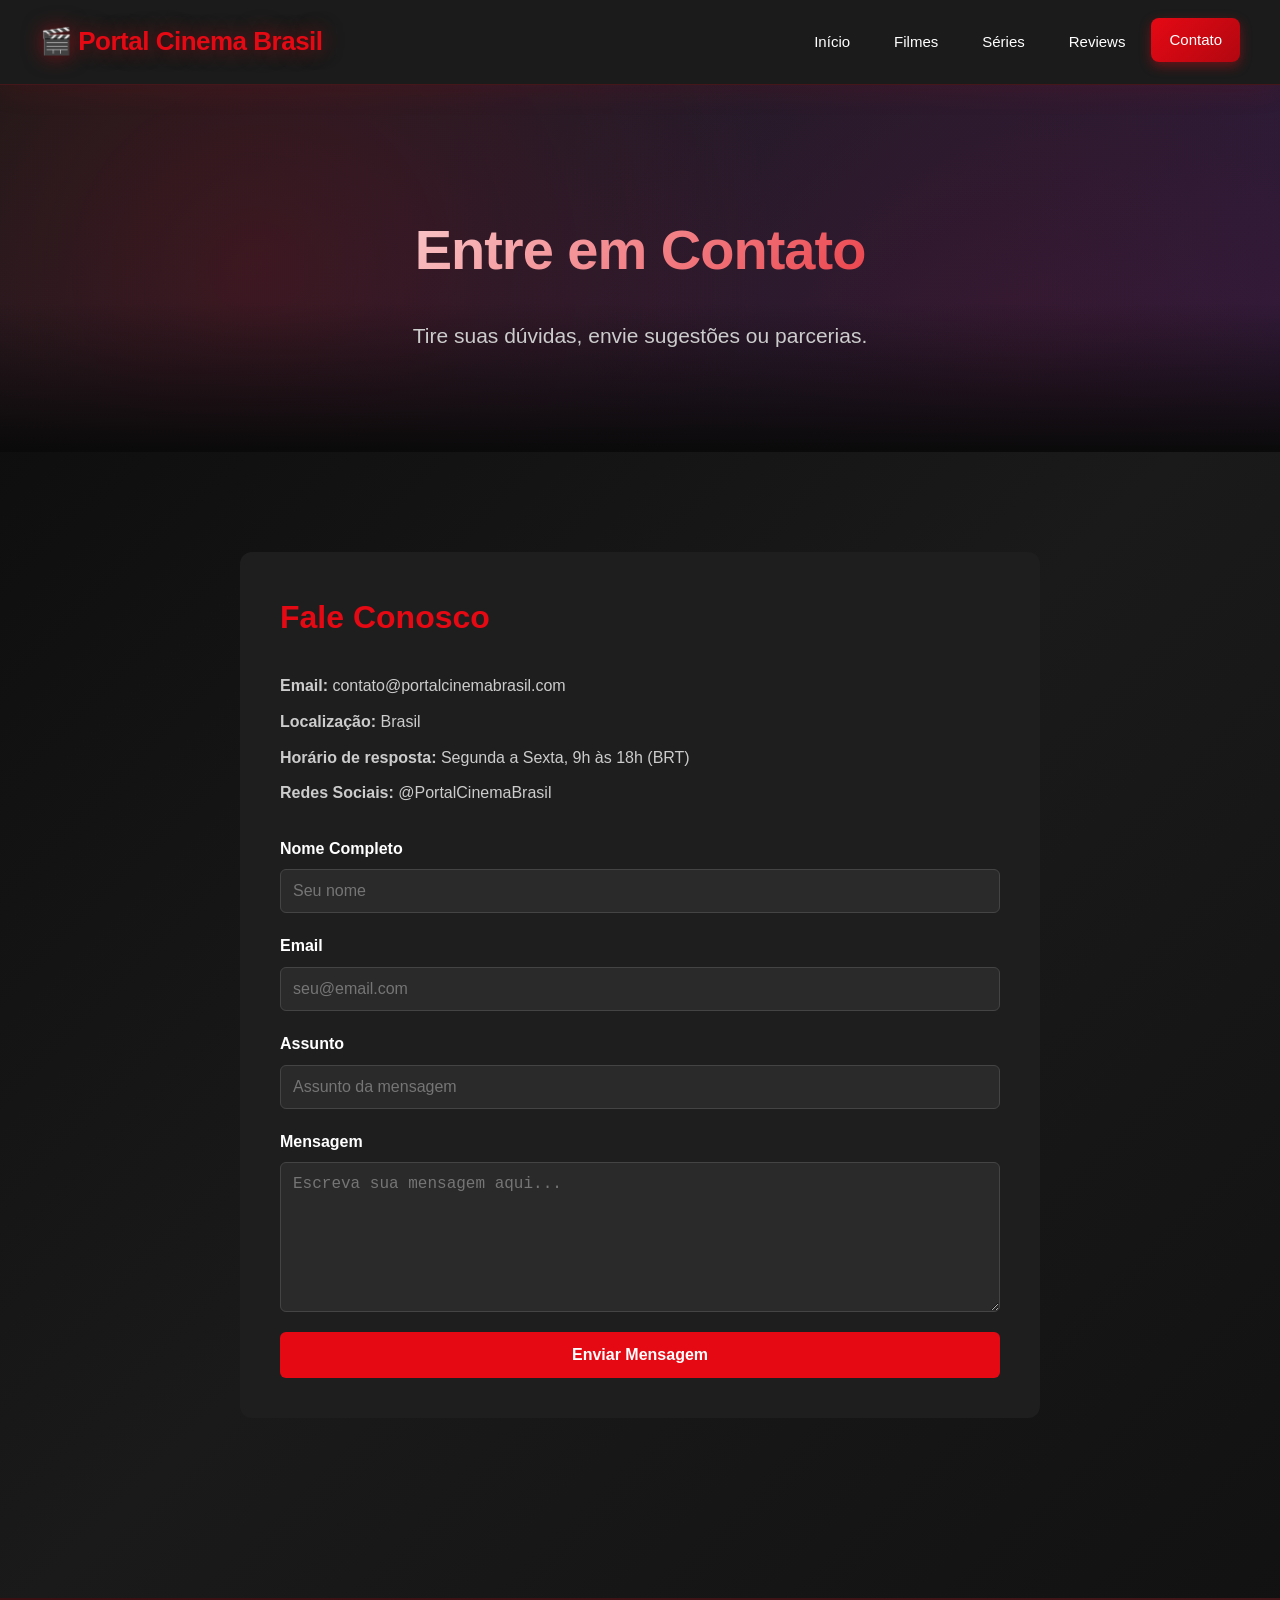
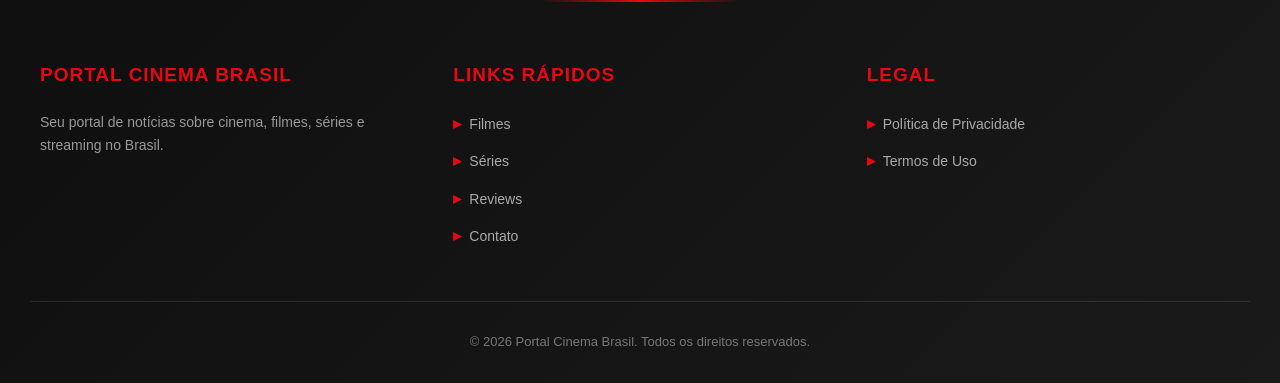
<file: contact.html>
<!DOCTYPE html>
<html lang="pt-BR">
<head>
  <meta charset="UTF-8">
  <meta name="viewport" content="width=device-width, initial-scale=1.0">
  <title>Contato - Portal Cinema Brasil</title>
  <meta name="description" content="Entre em contato com o Portal Cinema Brasil.">
  <link rel="stylesheet" href="css/style.css">
  <style>
    .contact-container {
      max-width: 800px;
      margin: 40px auto;
      padding: 40px;
      background: #1e1e1e;
      border-radius: 12px;
    }
    .contact-container h1 {
      margin-bottom: 30px;
      color: #e50914;
    }
    .contact-info {
      margin-bottom: 30px;
    }
    .contact-info p {
      margin: 10px 0;
      color: #cccccc;
    }
    .contact-form {
      display: flex;
      flex-direction: column;
      gap: 20px;
    }
    .form-group {
      display: flex;
      flex-direction: column;
      gap: 8px;
    }
    .form-group label {
      color: #ffffff;
      font-weight: bold;
    }
    .form-group input,
    .form-group textarea {
      padding: 12px;
      background: #2a2a2a;
      border: 1px solid #444;
      border-radius: 6px;
      color: #ffffff;
      font-size: 16px;
    }
    .form-group textarea {
      min-height: 150px;
      resize: vertical;
    }
    button[type="submit"] {
      padding: 14px 28px;
      background: #e50914;
      color: white;
      border: none;
      border-radius: 6px;
      font-size: 16px;
      font-weight: bold;
      cursor: pointer;
      transition: background 0.3s ease;
    }
    button[type="submit"]:hover {
      background: #f40612;
    }
  </style>
</head>
<body>
  <header>
    <div class="logo">🎬 Portal Cinema Brasil</div>
    <nav>
      <a href="index.html">Início</a>
      <a href="movie.html">Filmes</a>
      <a href="series.html">Séries</a>
      <a href="reviews.html">Reviews</a>
      <a href="contact.html" class="active">Contato</a>
    </nav>
    <div class="menu-toggle">☰</div>
  </header>

  <section class="hero">
    <h1>Entre em Contato</h1>
    <p>Tire suas dúvidas, envie sugestões ou parcerias.</p>
  </section>

  <main class="container">
    <div class="contact-container">
      <h1>Fale Conosco</h1>

      <div class="contact-info">
        <p><strong>Email:</strong> contato@portalcinemabrasil.com</p>
        <p><strong>Localização:</strong> Brasil</p>
        <p><strong>Horário de resposta:</strong> Segunda a Sexta, 9h às 18h (BRT)</p>
        <p><strong>Redes Sociais:</strong> @PortalCinemaBrasil</p>
      </div>

      <form class="contact-form" action="#" method="POST">
        <div class="form-group">
          <label for="name">Nome Completo</label>
          <input type="text" id="name" name="name" required placeholder="Seu nome">
        </div>

        <div class="form-group">
          <label for="email">Email</label>
          <input type="email" id="email" name="email" required placeholder="seu@email.com">
        </div>

        <div class="form-group">
          <label for="subject">Assunto</label>
          <input type="text" id="subject" name="subject" required placeholder="Assunto da mensagem">
        </div>

        <div class="form-group">
          <label for="message">Mensagem</label>
          <textarea id="message" name="message" required placeholder="Escreva sua mensagem aqui..."></textarea>
        </div>

        <button type="submit">Enviar Mensagem</button>
      </form>
    </div>
  </main>

  <footer>
    <div class="footer-content">
      <div class="footer-section">
        <h3>Portal Cinema Brasil</h3>
        <p>Seu portal de notícias sobre cinema, filmes, séries e streaming no Brasil.</p>
      </div>
      <div class="footer-section">
        <h3>Links Rápidos</h3>
        <ul>
          <li><a href="movie.html">Filmes</a></li>
          <li><a href="series.html">Séries</a></li>
          <li><a href="reviews.html">Reviews</a></li>
          <li><a href="contact.html">Contato</a></li>
        </ul>
      </div>
      <div class="footer-section">
        <h3>Legal</h3>
        <ul>
          <li><a href="privacy.html">Política de Privacidade</a></li>
          <li><a href="terms.html">Termos de Uso</a></li>
        </ul>
      </div>
    </div>
    <div class="footer-bottom">
      <p>&copy; 2026 Portal Cinema Brasil. Todos os direitos reservados.</p>
    </div>
  </footer>

  <script src="js/main.js"></script>
</body>
</html>
</file>
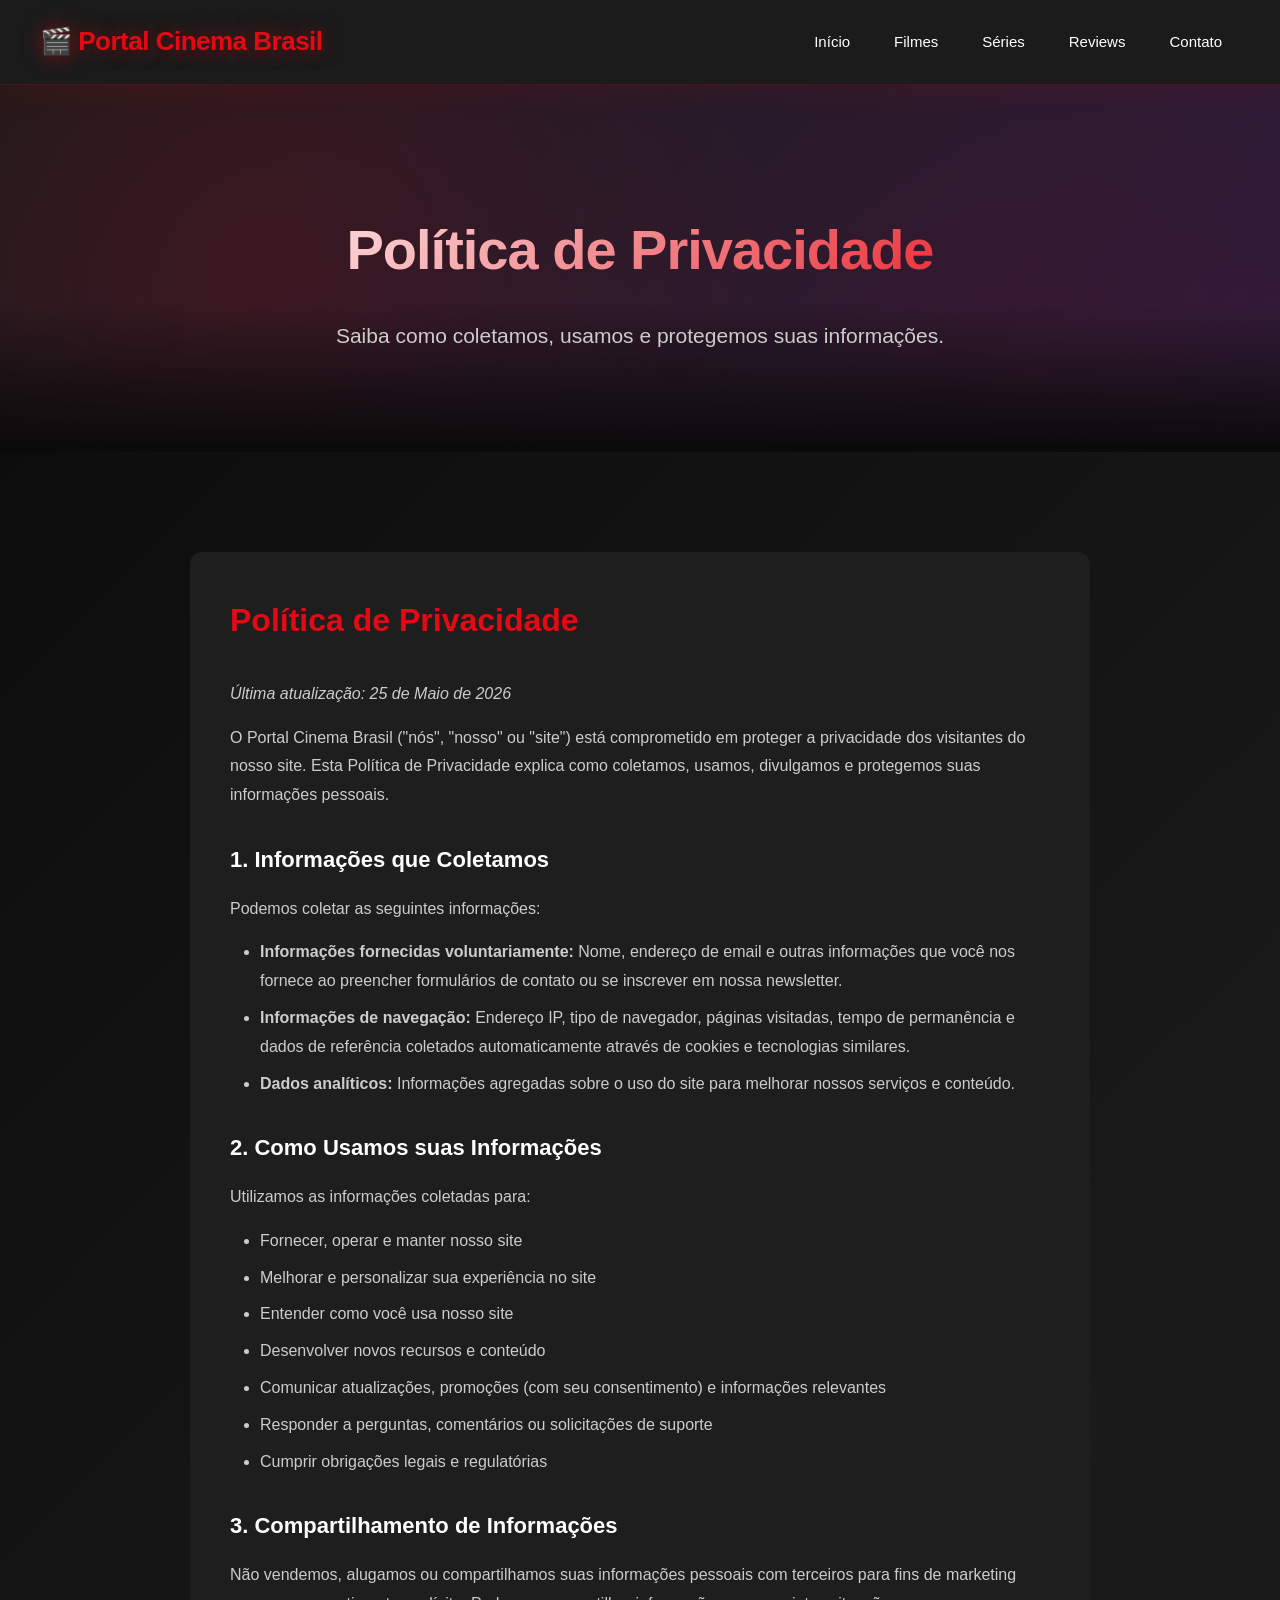
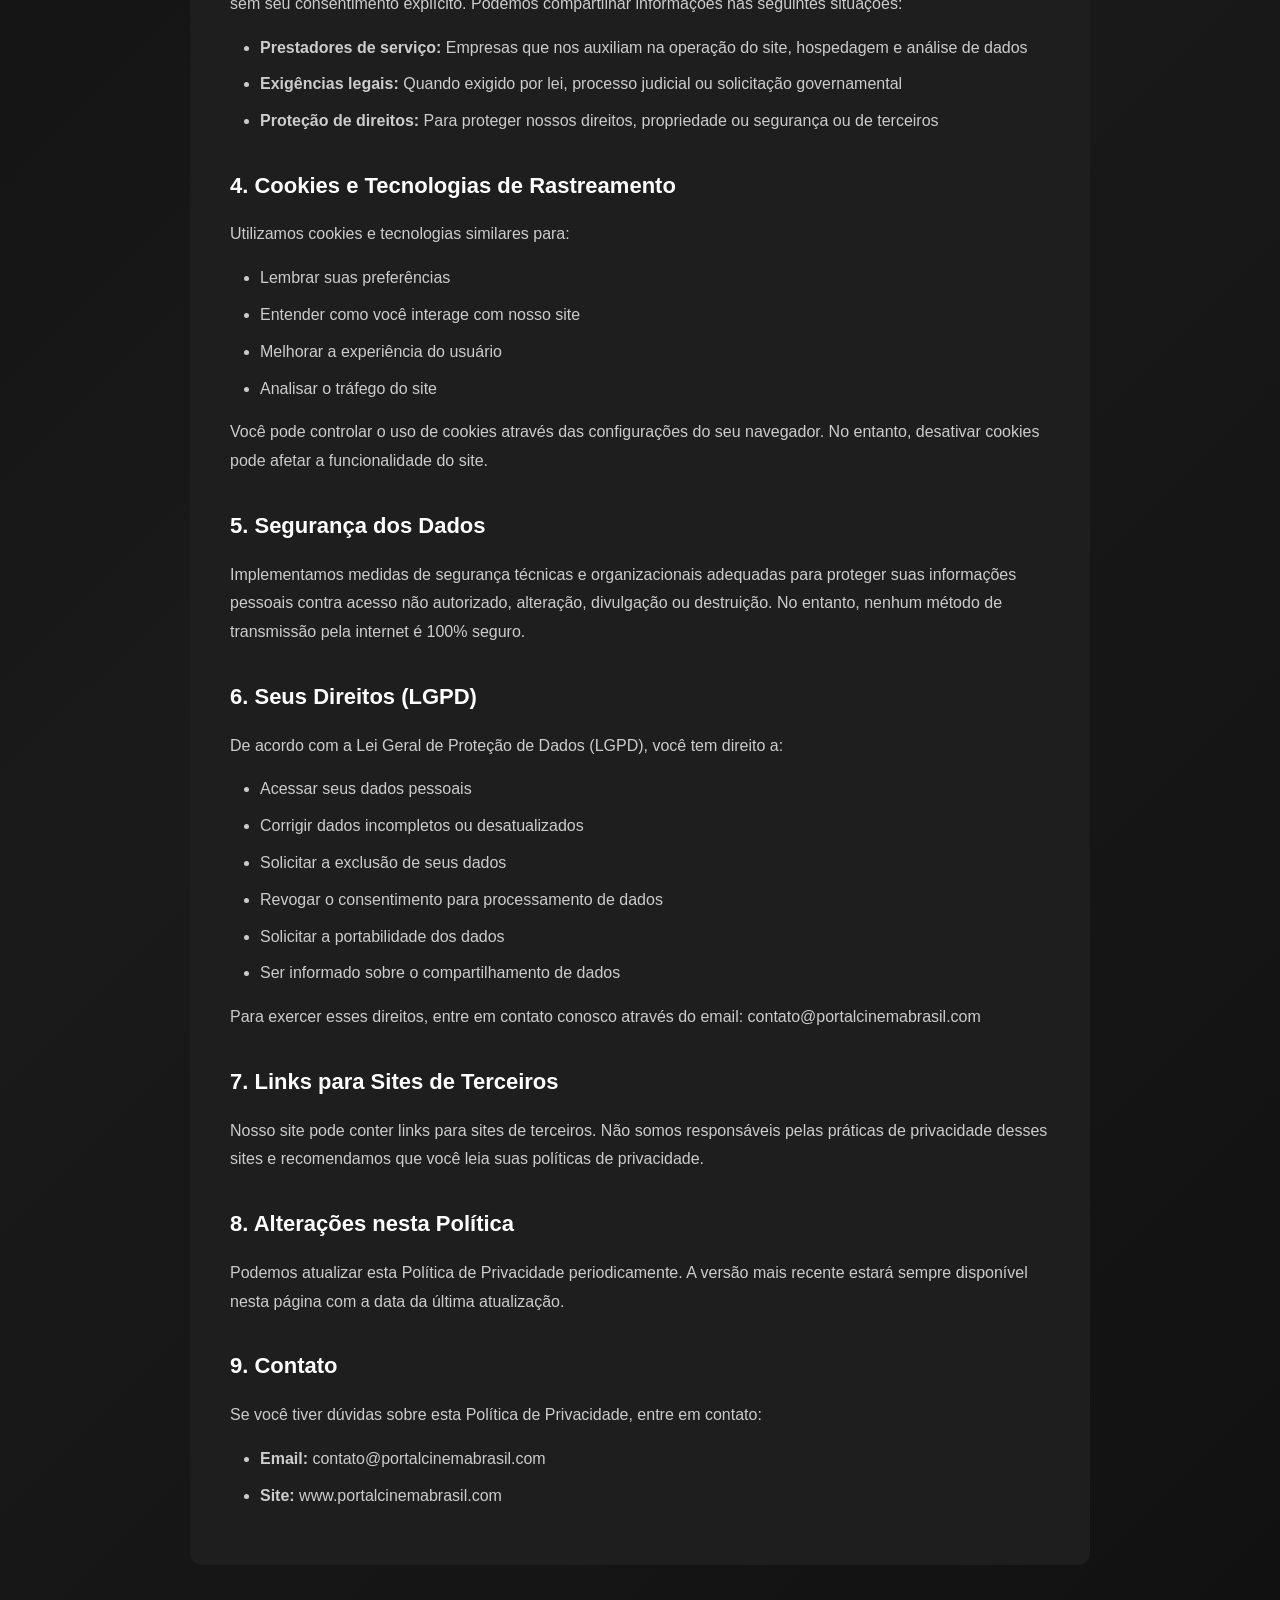
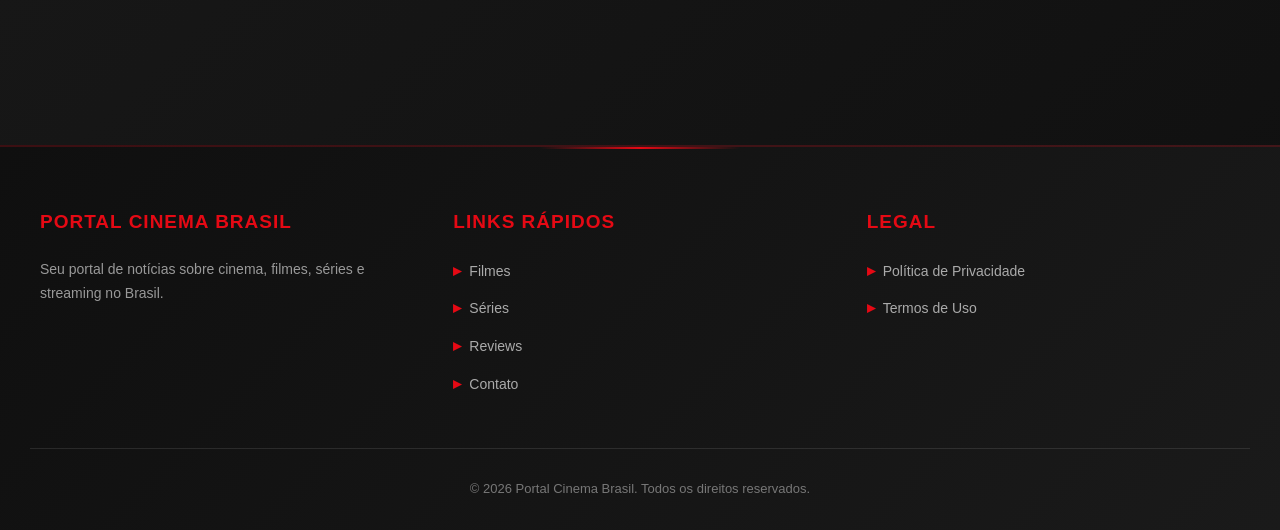
<file: privacy.html>
<!DOCTYPE html>
<html lang="pt-BR">
<head>
  <meta charset="UTF-8">
  <meta name="viewport" content="width=device-width, initial-scale=1.0">
  <title>Política de Privacidade - Portal Cinema Brasil</title>
  <meta name="description" content="Política de Privacidade do Portal Cinema Brasil.">
  <link rel="stylesheet" href="css/style.css">
  <style>
    .legal-container {
      max-width: 900px;
      margin: 40px auto;
      padding: 40px;
      background: #1e1e1e;
      border-radius: 12px;
      line-height: 1.8;
    }
    .legal-container h1 {
      color: #e50914;
      margin-bottom: 30px;
    }
    .legal-container h2 {
      color: #ffffff;
      margin-top: 30px;
      margin-bottom: 15px;
      font-size: 22px;
    }
    .legal-container p {
      margin-bottom: 15px;
      color: #cccccc;
    }
    .legal-container ul {
      margin-left: 30px;
      margin-bottom: 15px;
      color: #cccccc;
    }
    .legal-container li {
      margin-bottom: 8px;
    }
    .last-updated {
      color: #888888;
      font-style: italic;
      margin-bottom: 20px;
    }
  </style>
</head>
<body>
  <header>
    <div class="logo">🎬 Portal Cinema Brasil</div>
    <nav>
      <a href="index.html">Início</a>
      <a href="movie.html">Filmes</a>
      <a href="series.html">Séries</a>
      <a href="reviews.html">Reviews</a>
      <a href="contact.html">Contato</a>
    </nav>
    <div class="menu-toggle">☰</div>
  </header>

  <section class="hero">
    <h1>Política de Privacidade</h1>
    <p>Saiba como coletamos, usamos e protegemos suas informações.</p>
  </section>

  <main class="container">
    <div class="legal-container">
      <h1>Política de Privacidade</h1>
      <p class="last-updated">Última atualização: 25 de Maio de 2026</p>

      <p>O Portal Cinema Brasil ("nós", "nosso" ou "site") está comprometido em proteger a privacidade dos visitantes do nosso site. Esta Política de Privacidade explica como coletamos, usamos, divulgamos e protegemos suas informações pessoais.</p>

      <h2>1. Informações que Coletamos</h2>
      <p>Podemos coletar as seguintes informações:</p>
      <ul>
        <li><strong>Informações fornecidas voluntariamente:</strong> Nome, endereço de email e outras informações que você nos fornece ao preencher formulários de contato ou se inscrever em nossa newsletter.</li>
        <li><strong>Informações de navegação:</strong> Endereço IP, tipo de navegador, páginas visitadas, tempo de permanência e dados de referência coletados automaticamente através de cookies e tecnologias similares.</li>
        <li><strong>Dados analíticos:</strong> Informações agregadas sobre o uso do site para melhorar nossos serviços e conteúdo.</li>
      </ul>

      <h2>2. Como Usamos suas Informações</h2>
      <p>Utilizamos as informações coletadas para:</p>
      <ul>
        <li>Fornecer, operar e manter nosso site</li>
        <li>Melhorar e personalizar sua experiência no site</li>
        <li>Entender como você usa nosso site</li>
        <li>Desenvolver novos recursos e conteúdo</li>
        <li>Comunicar atualizações, promoções (com seu consentimento) e informações relevantes</li>
        <li>Responder a perguntas, comentários ou solicitações de suporte</li>
        <li>Cumprir obrigações legais e regulatórias</li>
      </ul>

      <h2>3. Compartilhamento de Informações</h2>
      <p>Não vendemos, alugamos ou compartilhamos suas informações pessoais com terceiros para fins de marketing sem seu consentimento explícito. Podemos compartilhar informações nas seguintes situações:</p>
      <ul>
        <li><strong>Prestadores de serviço:</strong> Empresas que nos auxiliam na operação do site, hospedagem e análise de dados</li>
        <li><strong>Exigências legais:</strong> Quando exigido por lei, processo judicial ou solicitação governamental</li>
        <li><strong>Proteção de direitos:</strong> Para proteger nossos direitos, propriedade ou segurança ou de terceiros</li>
      </ul>

      <h2>4. Cookies e Tecnologias de Rastreamento</h2>
      <p>Utilizamos cookies e tecnologias similares para:</p>
      <ul>
        <li>Lembrar suas preferências</li>
        <li>Entender como você interage com nosso site</li>
        <li>Melhorar a experiência do usuário</li>
        <li>Analisar o tráfego do site</li>
      </ul>
      <p>Você pode controlar o uso de cookies através das configurações do seu navegador. No entanto, desativar cookies pode afetar a funcionalidade do site.</p>

      <h2>5. Segurança dos Dados</h2>
      <p>Implementamos medidas de segurança técnicas e organizacionais adequadas para proteger suas informações pessoais contra acesso não autorizado, alteração, divulgação ou destruição. No entanto, nenhum método de transmissão pela internet é 100% seguro.</p>

      <h2>6. Seus Direitos (LGPD)</h2>
      <p>De acordo com a Lei Geral de Proteção de Dados (LGPD), você tem direito a:</p>
      <ul>
        <li>Acessar seus dados pessoais</li>
        <li>Corrigir dados incompletos ou desatualizados</li>
        <li>Solicitar a exclusão de seus dados</li>
        <li>Revogar o consentimento para processamento de dados</li>
        <li>Solicitar a portabilidade dos dados</li>
        <li>Ser informado sobre o compartilhamento de dados</li>
      </ul>
      <p>Para exercer esses direitos, entre em contato conosco através do email: contato@portalcinemabrasil.com</p>

      <h2>7. Links para Sites de Terceiros</h2>
      <p>Nosso site pode conter links para sites de terceiros. Não somos responsáveis pelas práticas de privacidade desses sites e recomendamos que você leia suas políticas de privacidade.</p>

      <h2>8. Alterações nesta Política</h2>
      <p>Podemos atualizar esta Política de Privacidade periodicamente. A versão mais recente estará sempre disponível nesta página com a data da última atualização.</p>

      <h2>9. Contato</h2>
      <p>Se você tiver dúvidas sobre esta Política de Privacidade, entre em contato:</p>
      <ul>
        <li><strong>Email:</strong> contato@portalcinemabrasil.com</li>
        <li><strong>Site:</strong> www.portalcinemabrasil.com</li>
      </ul>
    </div>
  </main>

  <footer>
    <div class="footer-content">
      <div class="footer-section">
        <h3>Portal Cinema Brasil</h3>
        <p>Seu portal de notícias sobre cinema, filmes, séries e streaming no Brasil.</p>
      </div>
      <div class="footer-section">
        <h3>Links Rápidos</h3>
        <ul>
          <li><a href="movie.html">Filmes</a></li>
          <li><a href="series.html">Séries</a></li>
          <li><a href="reviews.html">Reviews</a></li>
          <li><a href="contact.html">Contato</a></li>
        </ul>
      </div>
      <div class="footer-section">
        <h3>Legal</h3>
        <ul>
          <li><a href="privacy.html">Política de Privacidade</a></li>
          <li><a href="terms.html">Termos de Uso</a></li>
        </ul>
      </div>
    </div>
    <div class="footer-bottom">
      <p>&copy; 2026 Portal Cinema Brasil. Todos os direitos reservados.</p>
    </div>
  </footer>

  <script src="js/main.js"></script>
</body>
</html>
</file>
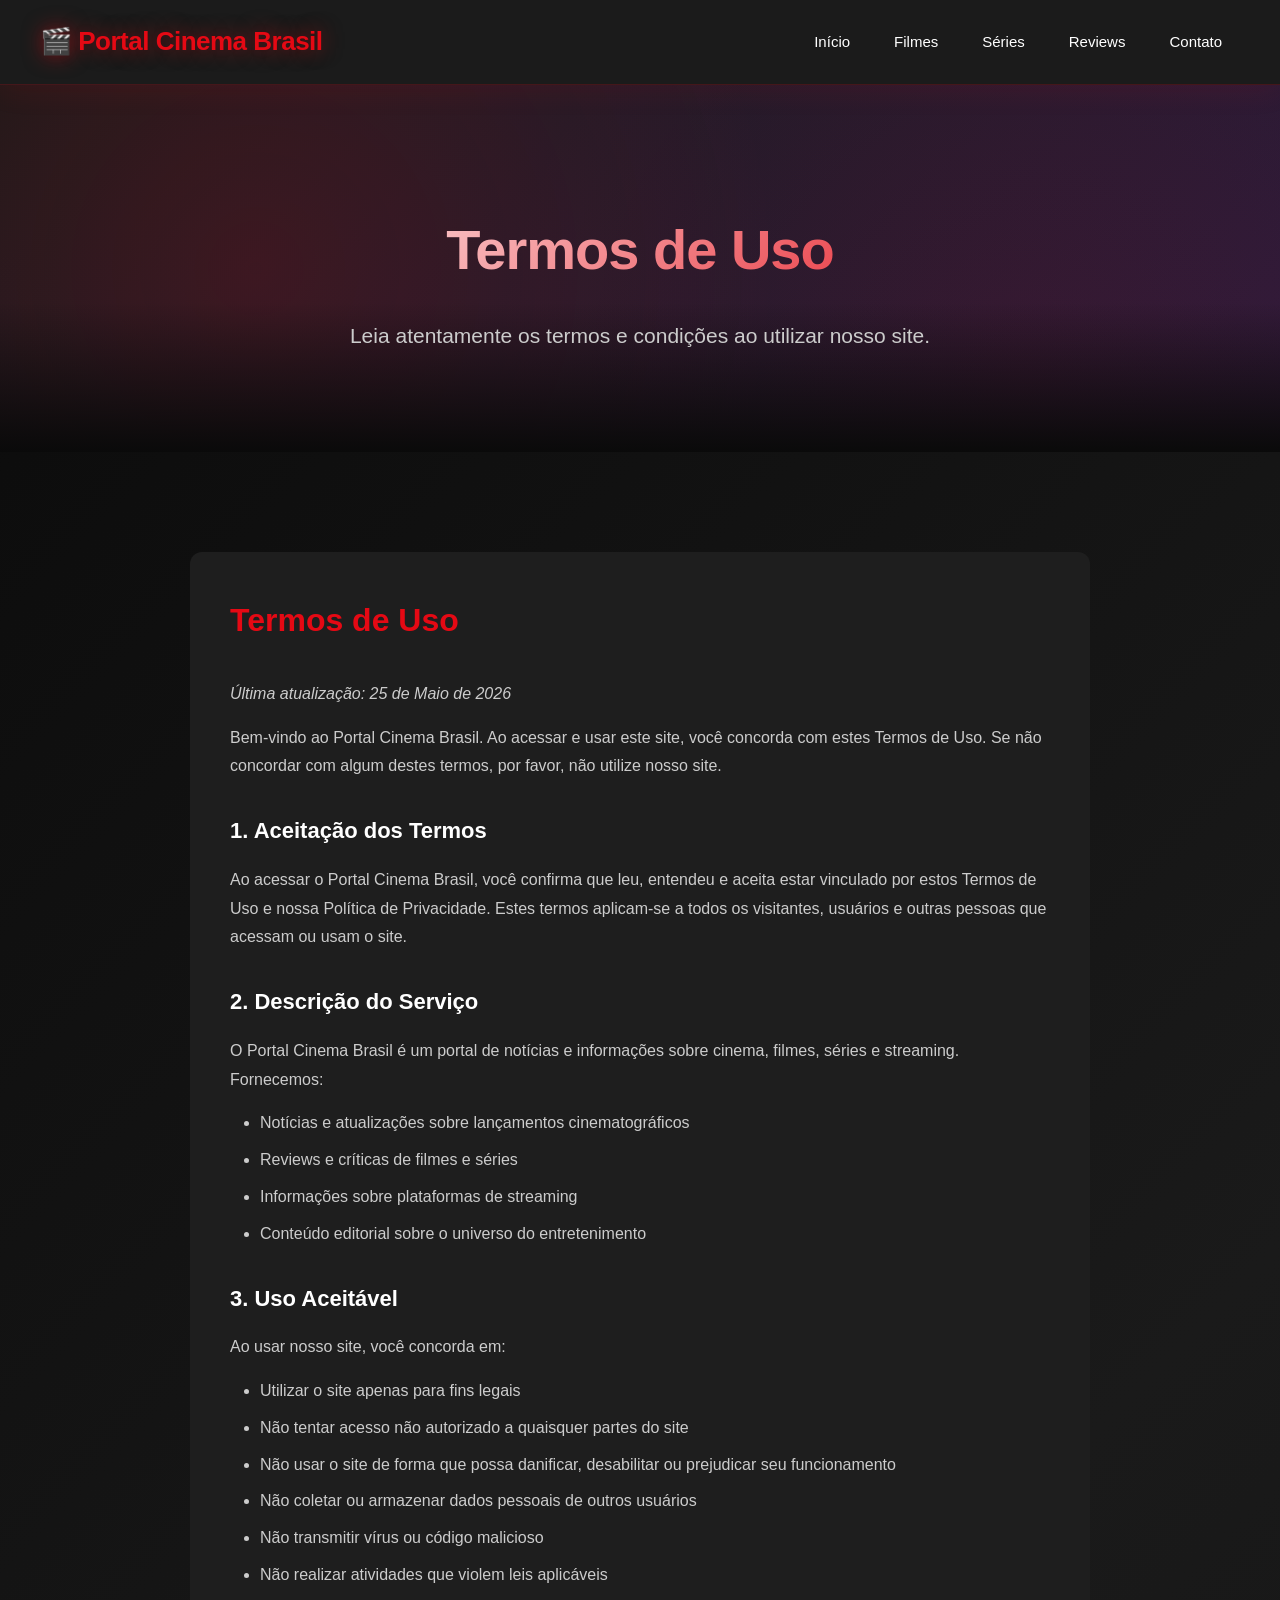
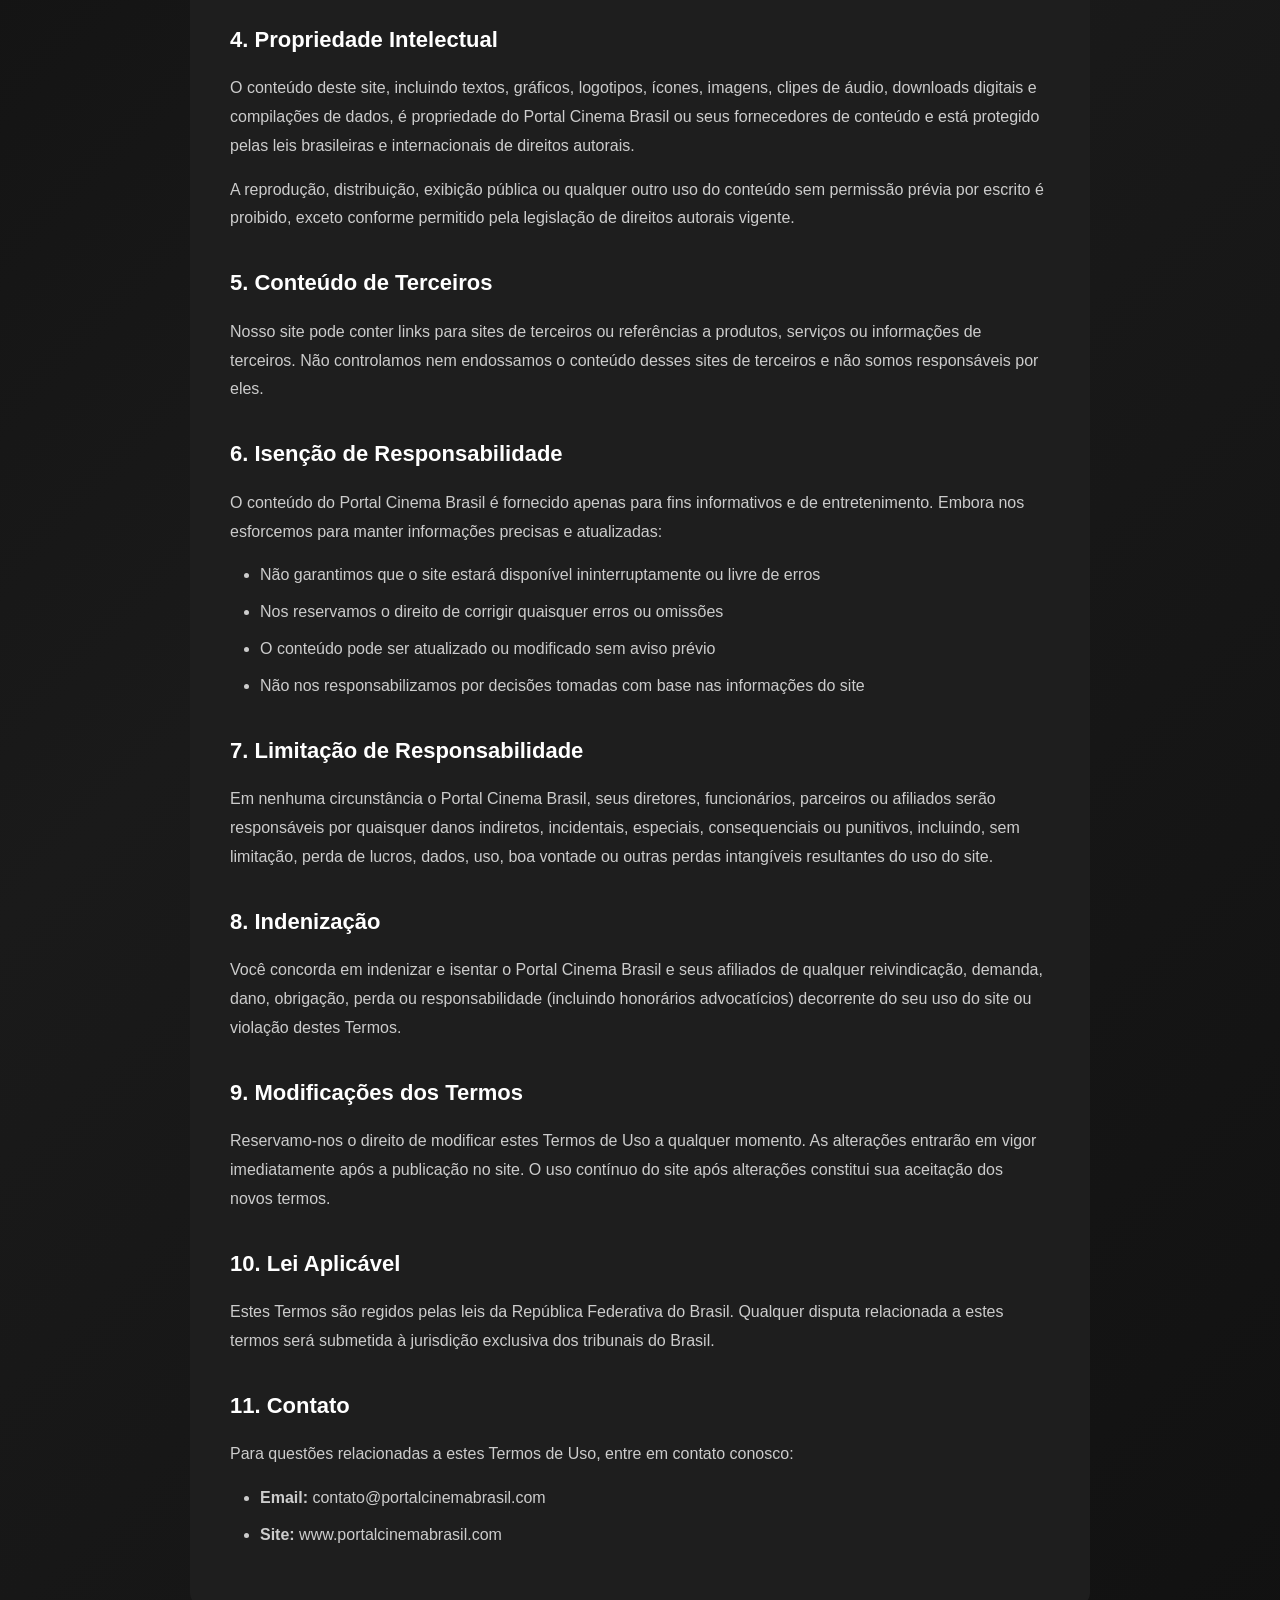
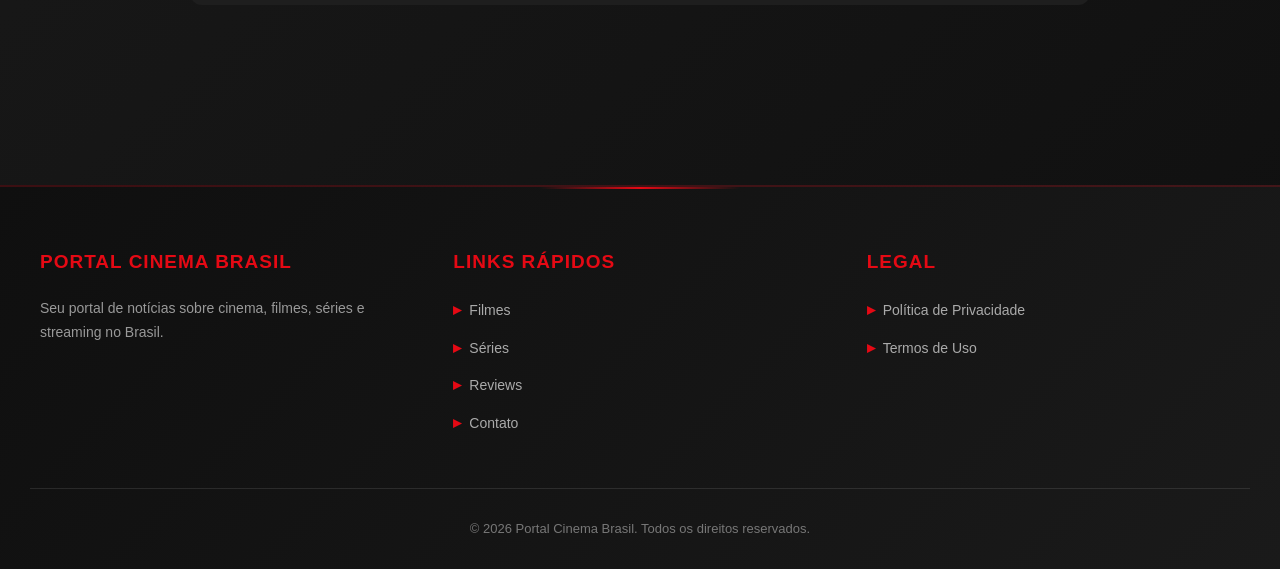
<file: terms.html>
<!DOCTYPE html>
<html lang="pt-BR">
<head>
  <meta charset="UTF-8">
  <meta name="viewport" content="width=device-width, initial-scale=1.0">
  <title>Termos de Uso - Portal Cinema Brasil</title>
  <meta name="description" content="Termos de Uso do Portal Cinema Brasil.">
  <link rel="stylesheet" href="css/style.css">
  <style>
    .legal-container {
      max-width: 900px;
      margin: 40px auto;
      padding: 40px;
      background: #1e1e1e;
      border-radius: 12px;
      line-height: 1.8;
    }
    .legal-container h1 {
      color: #e50914;
      margin-bottom: 30px;
    }
    .legal-container h2 {
      color: #ffffff;
      margin-top: 30px;
      margin-bottom: 15px;
      font-size: 22px;
    }
    .legal-container p {
      margin-bottom: 15px;
      color: #cccccc;
    }
    .legal-container ul {
      margin-left: 30px;
      margin-bottom: 15px;
      color: #cccccc;
    }
    .legal-container li {
      margin-bottom: 8px;
    }
    .last-updated {
      color: #888888;
      font-style: italic;
      margin-bottom: 20px;
    }
  </style>
</head>
<body>
  <header>
    <div class="logo">🎬 Portal Cinema Brasil</div>
    <nav>
      <a href="index.html">Início</a>
      <a href="movie.html">Filmes</a>
      <a href="series.html">Séries</a>
      <a href="reviews.html">Reviews</a>
      <a href="contact.html">Contato</a>
    </nav>
    <div class="menu-toggle">☰</div>
  </header>

  <section class="hero">
    <h1>Termos de Uso</h1>
    <p>Leia atentamente os termos e condições ao utilizar nosso site.</p>
  </section>

  <main class="container">
    <div class="legal-container">
      <h1>Termos de Uso</h1>
      <p class="last-updated">Última atualização: 25 de Maio de 2026</p>

      <p>Bem-vindo ao Portal Cinema Brasil. Ao acessar e usar este site, você concorda com estes Termos de Uso. Se não concordar com algum destes termos, por favor, não utilize nosso site.</p>

      <h2>1. Aceitação dos Termos</h2>
      <p>Ao acessar o Portal Cinema Brasil, você confirma que leu, entendeu e aceita estar vinculado por estos Termos de Uso e nossa Política de Privacidade. Estes termos aplicam-se a todos os visitantes, usuários e outras pessoas que acessam ou usam o site.</p>

      <h2>2. Descrição do Serviço</h2>
      <p>O Portal Cinema Brasil é um portal de notícias e informações sobre cinema, filmes, séries e streaming. Fornecemos:</p>
      <ul>
        <li>Notícias e atualizações sobre lançamentos cinematográficos</li>
        <li>Reviews e críticas de filmes e séries</li>
        <li>Informações sobre plataformas de streaming</li>
        <li>Conteúdo editorial sobre o universo do entretenimento</li>
      </ul>

      <h2>3. Uso Aceitável</h2>
      <p>Ao usar nosso site, você concorda em:</p>
      <ul>
        <li>Utilizar o site apenas para fins legais</li>
        <li>Não tentar acesso não autorizado a quaisquer partes do site</li>
        <li>Não usar o site de forma que possa danificar, desabilitar ou prejudicar seu funcionamento</li>
        <li>Não coletar ou armazenar dados pessoais de outros usuários</li>
        <li>Não transmitir vírus ou código malicioso</li>
        <li>Não realizar atividades que violem leis aplicáveis</li>
      </ul>

      <h2>4. Propriedade Intelectual</h2>
      <p>O conteúdo deste site, incluindo textos, gráficos, logotipos, ícones, imagens, clipes de áudio, downloads digitais e compilações de dados, é propriedade do Portal Cinema Brasil ou seus fornecedores de conteúdo e está protegido pelas leis brasileiras e internacionais de direitos autorais.</p>
      <p>A reprodução, distribuição, exibição pública ou qualquer outro uso do conteúdo sem permissão prévia por escrito é proibido, exceto conforme permitido pela legislação de direitos autorais vigente.</p>

      <h2>5. Conteúdo de Terceiros</h2>
      <p>Nosso site pode conter links para sites de terceiros ou referências a produtos, serviços ou informações de terceiros. Não controlamos nem endossamos o conteúdo desses sites de terceiros e não somos responsáveis por eles.</p>

      <h2>6. Isenção de Responsabilidade</h2>
      <p>O conteúdo do Portal Cinema Brasil é fornecido apenas para fins informativos e de entretenimento. Embora nos esforcemos para manter informações precisas e atualizadas:</p>
      <ul>
        <li>Não garantimos que o site estará disponível ininterruptamente ou livre de erros</li>
        <li>Nos reservamos o direito de corrigir quaisquer erros ou omissões</li>
        <li>O conteúdo pode ser atualizado ou modificado sem aviso prévio</li>
        <li>Não nos responsabilizamos por decisões tomadas com base nas informações do site</li>
      </ul>

      <h2>7. Limitação de Responsabilidade</h2>
      <p>Em nenhuma circunstância o Portal Cinema Brasil, seus diretores, funcionários, parceiros ou afiliados serão responsáveis por quaisquer danos indiretos, incidentais, especiais, consequenciais ou punitivos, incluindo, sem limitação, perda de lucros, dados, uso, boa vontade ou outras perdas intangíveis resultantes do uso do site.</p>

      <h2>8. Indenização</h2>
      <p>Você concorda em indenizar e isentar o Portal Cinema Brasil e seus afiliados de qualquer reivindicação, demanda, dano, obrigação, perda ou responsabilidade (incluindo honorários advocatícios) decorrente do seu uso do site ou violação destes Termos.</p>

      <h2>9. Modificações dos Termos</h2>
      <p>Reservamo-nos o direito de modificar estes Termos de Uso a qualquer momento. As alterações entrarão em vigor imediatamente após a publicação no site. O uso contínuo do site após alterações constitui sua aceitação dos novos termos.</p>

      <h2>10. Lei Aplicável</h2>
      <p>Estes Termos são regidos pelas leis da República Federativa do Brasil. Qualquer disputa relacionada a estes termos será submetida à jurisdição exclusiva dos tribunais do Brasil.</p>

      <h2>11. Contato</h2>
      <p>Para questões relacionadas a estes Termos de Uso, entre em contato conosco:</p>
      <ul>
        <li><strong>Email:</strong> contato@portalcinemabrasil.com</li>
        <li><strong>Site:</strong> www.portalcinemabrasil.com</li>
      </ul>
    </div>
  </main>

  <footer>
    <div class="footer-content">
      <div class="footer-section">
        <h3>Portal Cinema Brasil</h3>
        <p>Seu portal de notícias sobre cinema, filmes, séries e streaming no Brasil.</p>
      </div>
      <div class="footer-section">
        <h3>Links Rápidos</h3>
        <ul>
          <li><a href="movie.html">Filmes</a></li>
          <li><a href="series.html">Séries</a></li>
          <li><a href="reviews.html">Reviews</a></li>
          <li><a href="contact.html">Contato</a></li>
        </ul>
      </div>
      <div class="footer-section">
        <h3>Legal</h3>
        <ul>
          <li><a href="privacy.html">Política de Privacidade</a></li>
          <li><a href="terms.html">Termos de Uso</a></li>
        </ul>
      </div>
    </div>
    <div class="footer-bottom">
      <p>&copy; 2026 Portal Cinema Brasil. Todos os direitos reservados.</p>
    </div>
  </footer>

  <script src="js/main.js"></script>
</body>
</html>
</file>
<file: css/style.css>
* {
  margin: 0;
  padding: 0;
  box-sizing: border-box;
}

html {
  scroll-behavior: smooth;
}

body {
  font-family: -apple-system, BlinkMacSystemFont, 'Segoe UI', 'Roboto', Arial, sans-serif;
  background: linear-gradient(135deg, #0a0a0a 0%, #1a1a1a 50%, #0f0f0f 100%);
  color: #ffffff;
  line-height: 1.6;
  min-height: 100vh;
}

header {
  display: flex;
  justify-content: space-between;
  align-items: center;
  padding: 20px 40px;
  background: rgba(15, 15, 15, 0.95);
  backdrop-filter: blur(10px);
  position: sticky;
  top: 0;
  z-index: 1000;
  box-shadow: 0 4px 30px rgba(229, 9, 20, 0.1);
  border-bottom: 1px solid rgba(229, 9, 20, 0.2);
}

.logo {
  font-size: 26px;
  font-weight: bold;
  color: #e50914;
  text-shadow: 0 0 20px rgba(229, 9, 20, 0.5);
  letter-spacing: -0.5px;
}

nav {
  display: flex;
  gap: 8px;
}

nav a {
  color: #ffffff;
  text-decoration: none;
  padding: 10px 18px;
  border-radius: 8px;
  transition: all 0.3s cubic-bezier(0.4, 0, 0.2, 1);
  font-weight: 500;
  font-size: 15px;
  position: relative;
  overflow: hidden;
}

nav a::before {
  content: '';
  position: absolute;
  top: 0;
  left: -100%;
  width: 100%;
  height: 100%;
  background: linear-gradient(90deg, transparent, rgba(255, 255, 255, 0.1), transparent);
  transition: left 0.5s ease;
}

nav a:hover::before {
  left: 100%;
}

nav a:hover,
nav a.active {
  background: linear-gradient(135deg, #e50914 0%, #b20710 100%);
  color: #ffffff;
  transform: translateY(-2px);
  box-shadow: 0 4px 12px rgba(229, 9, 20, 0.4);
}

.menu-toggle {
  display: none;
  font-size: 28px;
  cursor: pointer;
  color: #e50914;
}

.hero {
  text-align: center;
  padding: 120px 20px 100px;
  background: linear-gradient(135deg, #1a1a1a 0%, #2d1b3d 25%, #1a1a2e 50%, #16213e 75%, #0f3460 100%);
  position: relative;
  overflow: hidden;
  animation: gradientShift 15s ease infinite;
  background-size: 400% 400%;
}

@keyframes gradientShift {
  0% { background-position: 0% 50%; }
  50% { background-position: 100% 50%; }
  100% { background-position: 0% 50%; }
}

.hero::before {
  content: '';
  position: absolute;
  top: 0;
  left: 0;
  right: 0;
  bottom: 0;
  background: radial-gradient(circle at 20% 50%, rgba(229, 9, 20, 0.15) 0%, transparent 50%),
              radial-gradient(circle at 80% 80%, rgba(178, 7, 16, 0.1) 0%, transparent 50%);
  animation: pulse 8s ease-in-out infinite;
}

@keyframes pulse {
  0%, 100% { opacity: 0.3; transform: scale(1); }
  50% { opacity: 0.6; transform: scale(1.05); }
}

.hero::after {
  content: '';
  position: absolute;
  bottom: 0;
  left: 0;
  right: 0;
  height: 150px;
  background: linear-gradient(to top, #0a0a0a, transparent);
}

.hero h1 {
  font-size: 56px;
  margin-bottom: 24px;
  position: relative;
  z-index: 1;
  max-width: 900px;
  margin-left: auto;
  margin-right: auto;
  font-weight: 800;
  letter-spacing: -1px;
  background: linear-gradient(135deg, #ffffff 0%, #e50914 100%);
  -webkit-background-clip: text;
  -webkit-text-fill-color: transparent;
  background-clip: text;
  animation: fadeInUp 1s ease-out;
}

.hero p {
  font-size: 21px;
  color: #cccccc;
  max-width: 650px;
  margin: 0 auto;
  position: relative;
  z-index: 1;
  line-height: 1.6;
  animation: fadeInUp 1s ease-out 0.2s backwards;
}

@keyframes fadeInUp {
  from {
    opacity: 0;
    transform: translateY(30px);
  }
  to {
    opacity: 1;
    transform: translateY(0);
  }
}

.container {
  max-width: 1280px;
  margin: 0 auto;
  padding: 60px 30px;
}

.posts {
  display: grid;
  grid-template-columns: repeat(auto-fit, minmax(380px, 1fr));
  gap: 35px;
  margin-top: 50px;
}

.card {
  background: linear-gradient(145deg, #1e1e1e 0%, #252525 100%);
  border-radius: 16px;
  overflow: hidden;
  transition: all 0.4s cubic-bezier(0.4, 0, 0.2, 1);
  box-shadow: 0 8px 32px rgba(0, 0, 0, 0.4);
  border: 1px solid rgba(255, 255, 255, 0.05);
  position: relative;
  animation: fadeInUp 0.8s ease-out backwards;
}

.card:nth-child(1) { animation-delay: 0.1s; }
.card:nth-child(2) { animation-delay: 0.2s; }
.card:nth-child(3) { animation-delay: 0.3s; }
.card:nth-child(4) { animation-delay: 0.4s; }
.card:nth-child(5) { animation-delay: 0.5s; }
.card:nth-child(6) { animation-delay: 0.6s; }

.card:hover {
  transform: translateY(-12px) scale(1.02);
  box-shadow: 0 20px 60px rgba(229, 9, 20, 0.3);
  border-color: rgba(229, 9, 20, 0.3);
}

.card::before {
  content: '';
  position: absolute;
  top: 0;
  left: 0;
  right: 0;
  bottom: 0;
  background: linear-gradient(135deg, rgba(229, 9, 20, 0.1) 0%, transparent 50%);
  opacity: 0;
  transition: opacity 0.3s ease;
  pointer-events: none;
  z-index: 1;
}

.card:hover::before {
  opacity: 1;
}

.card-image-wrapper {
  position: relative;
  overflow: hidden;
  height: 260px;
}

.card img {
  width: 100%;
  height: 100%;
  object-fit: cover;
  display: block;
  transition: transform 0.6s cubic-bezier(0.4, 0, 0.2, 1);
  filter: brightness(0.95);
}

.card:hover img {
  transform: scale(1.08);
  filter: brightness(1);
}

.card-image-wrapper::after {
  content: '';
  position: absolute;
  bottom: 0;
  left: 0;
  right: 0;
  height: 120px;
  background: linear-gradient(to top, rgba(30, 30, 30, 1) 0%, transparent 100%);
  pointer-events: none;
}

.card-content {
  padding: 24px;
  position: relative;
  z-index: 2;
}

.category {
  display: inline-block;
  background: linear-gradient(135deg, #e50914 0%, #b20710 100%);
  color: #fff;
  padding: 6px 14px;
  border-radius: 6px;
  font-size: 11px;
  font-weight: 700;
  text-transform: uppercase;
  margin-bottom: 14px;
  letter-spacing: 0.5px;
  box-shadow: 0 4px 12px rgba(229, 9, 20, 0.3);
}

.card h2 {
  font-size: 21px;
  margin-bottom: 14px;
  line-height: 1.35;
  color: #ffffff;
  font-weight: 700;
  transition: color 0.3s ease;
}

.card:hover h2 {
  color: #e50914;
}

.card p {
  color: #999999;
  font-size: 15px;
  line-height: 1.65;
  margin-bottom: 16px;
  transition: color 0.3s ease;
}

.card:hover p {
  color: #bbbbbb;
}

.date {
  color: #666666;
  font-size: 13px;
  font-weight: 500;
  display: inline-flex;
  align-items: center;
  gap: 6px;
}

.date::before {
  content: '📅';
  font-size: 12px;
}

footer {
  background: linear-gradient(135deg, #0f0f0f 0%, #1a1a1a 100%);
  padding: 60px 30px 30px;
  margin-top: 80px;
  border-top: 2px solid rgba(229, 9, 20, 0.2);
  position: relative;
}

footer::before {
  content: '';
  position: absolute;
  top: 0;
  left: 50%;
  transform: translateX(-50%);
  width: 200px;
  height: 2px;
  background: linear-gradient(90deg, transparent, #e50914, transparent);
}

.footer-content {
  display: grid;
  grid-template-columns: repeat(auto-fit, minmax(280px, 1fr));
  gap: 40px;
  max-width: 1200px;
  margin: 0 auto 40px;
}

.footer-section h3 {
  color: #e50914;
  margin-bottom: 20px;
  font-size: 19px;
  font-weight: 700;
  text-transform: uppercase;
  letter-spacing: 1px;
}

.footer-section p {
  color: #999999;
  line-height: 1.7;
  font-size: 14px;
}

.footer-section ul {
  list-style: none;
}

.footer-section ul li {
  margin-bottom: 12px;
  position: relative;
  padding-left: 16px;
}

.footer-section ul li::before {
  content: '▸';
  position: absolute;
  left: 0;
  color: #e50914;
  font-weight: bold;
}

.footer-section a {
  color: #aaaaaa;
  text-decoration: none;
  transition: all 0.3s ease;
  font-size: 14px;
  display: inline-block;
}

.footer-section a:hover {
  color: #e50914;
  transform: translateX(4px);
}

.footer-bottom {
  text-align: center;
  padding-top: 30px;
  border-top: 1px solid rgba(255, 255, 255, 0.1);
  color: #777777;
  font-size: 13px;
}

@media (max-width: 1024px) {
  .posts {
    grid-template-columns: repeat(auto-fit, minmax(320px, 1fr));
    gap: 28px;
  }

  .hero h1 {
    font-size: 44px;
  }
}

@media (max-width: 768px) {
  header {
    padding: 18px 20px;
  }

  .menu-toggle {
    display: block;
  }

  nav {
    display: none;
    position: absolute;
    top: 72px;
    left: 0;
    right: 0;
    background: rgba(15, 15, 15, 0.98);
    backdrop-filter: blur(20px);
    flex-direction: column;
    padding: 24px;
    gap: 8px;
    border-bottom: 1px solid rgba(229, 9, 20, 0.2);
    box-shadow: 0 8px 32px rgba(0, 0, 0, 0.5);
  }

  nav.active {
    display: flex;
    animation: slideDown 0.3s ease;
  }

  @keyframes slideDown {
    from {
      opacity: 0;
      transform: translateY(-10px);
    }
    to {
      opacity: 1;
      transform: translateY(0);
    }
  }

  .hero {
    padding: 80px 20px 70px;
  }

  .hero h1 {
    font-size: 36px;
  }

  .hero p {
    font-size: 17px;
  }

  .posts {
    grid-template-columns: 1fr;
    gap: 24px;
    margin-top: 35px;
  }

  .container {
    padding: 40px 20px;
  }

  .card img {
    height: 220px;
  }

  footer {
    padding: 45px 20px 25px;
    margin-top: 60px;
  }
}
</file>
